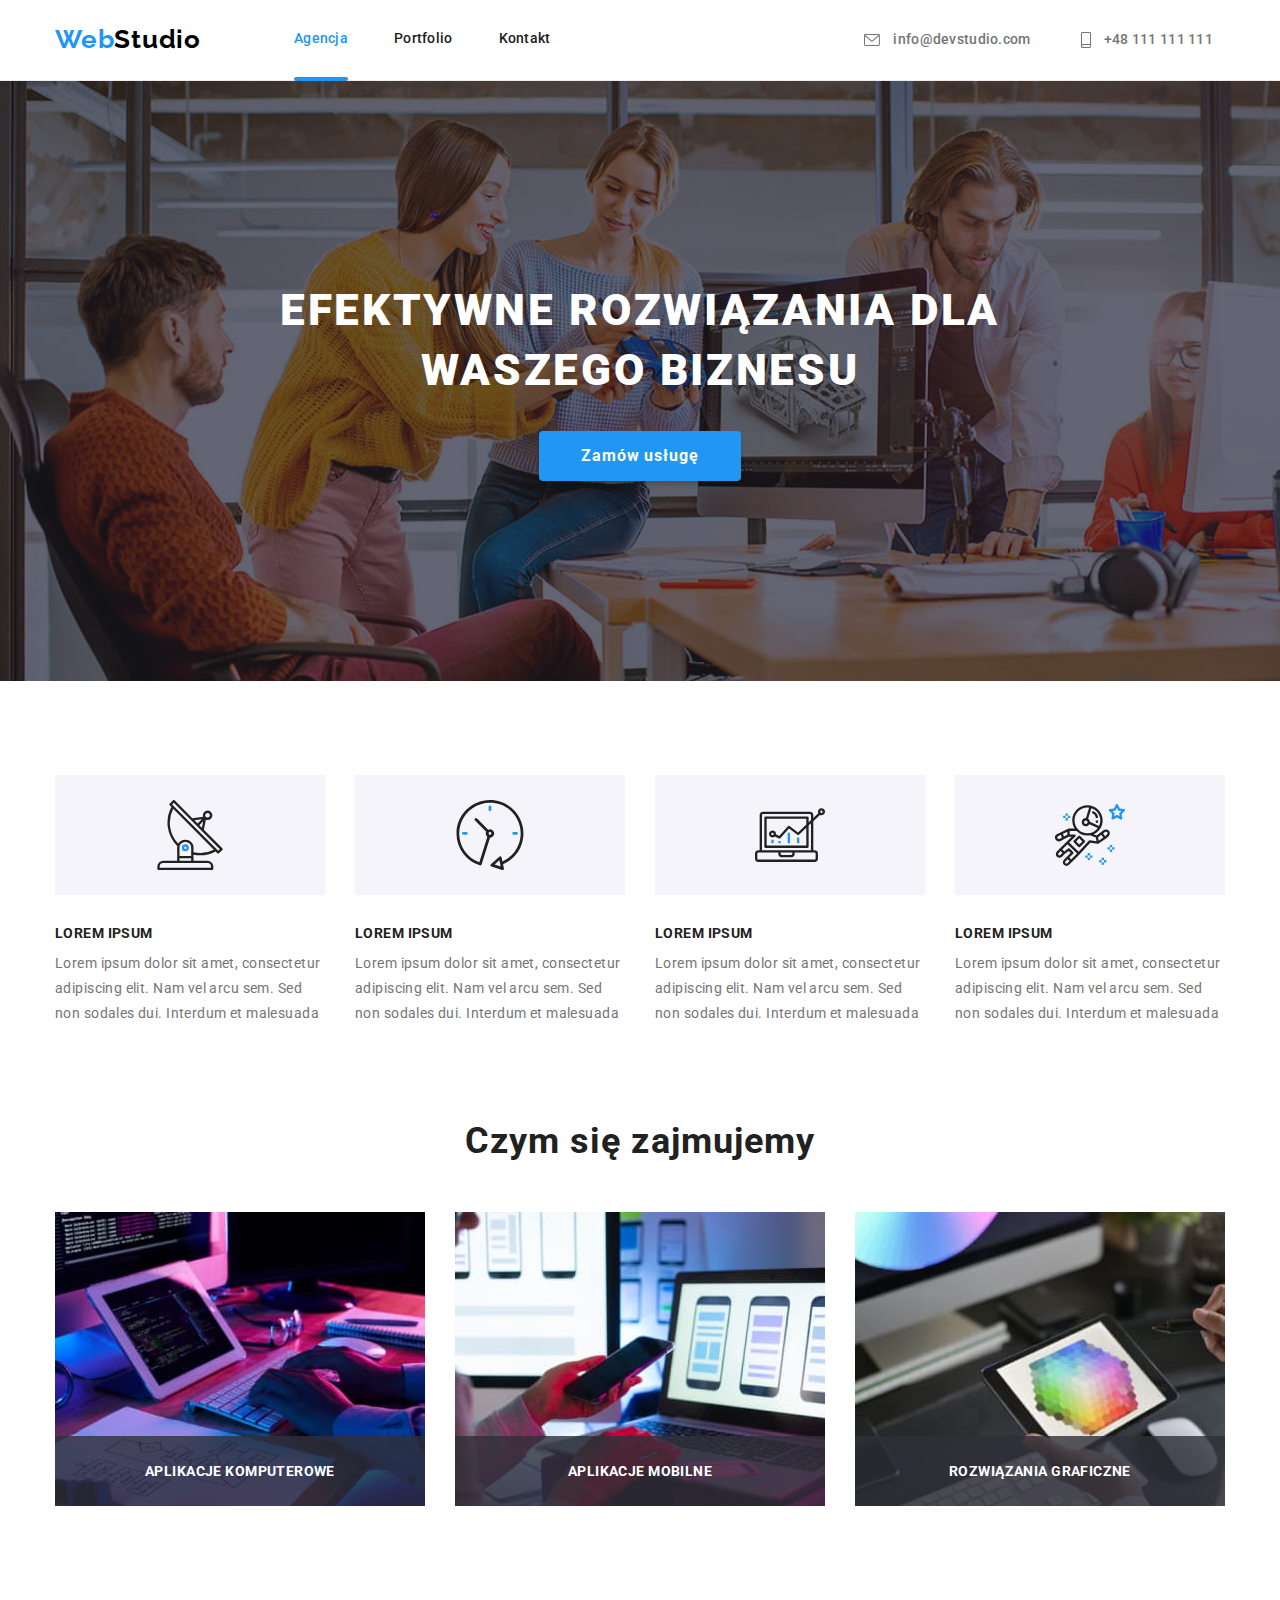
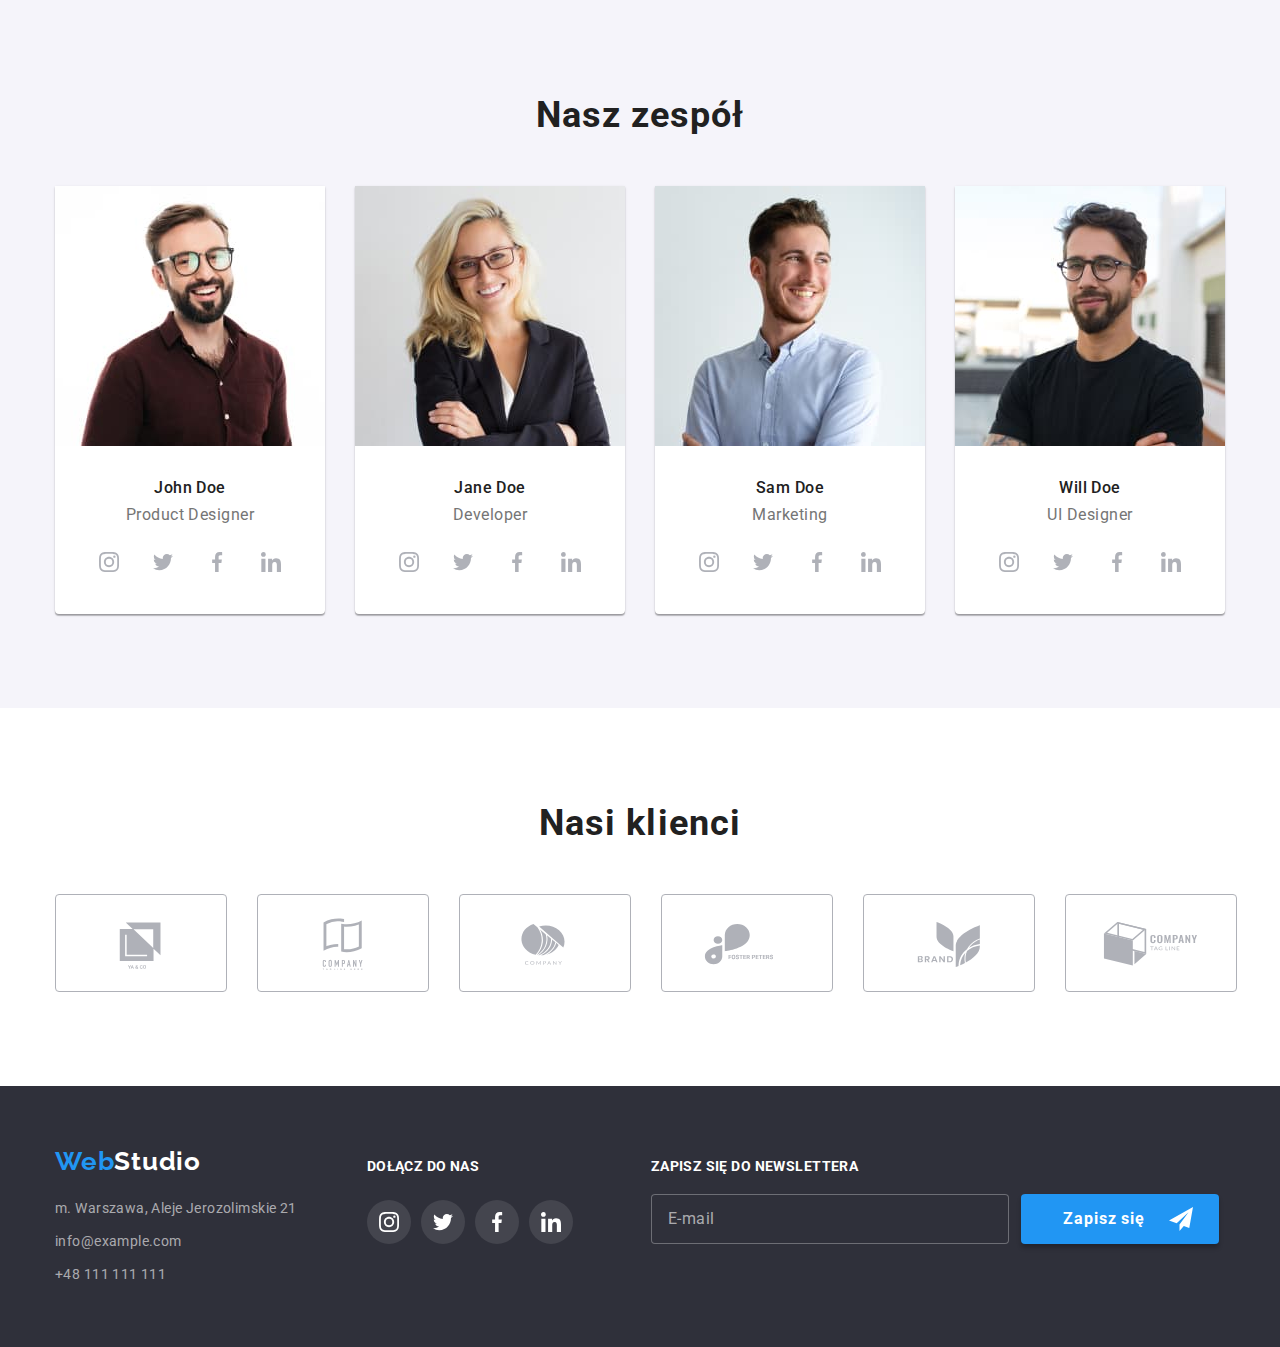
<file: index.html>
<!DOCTYPE html>
<html lang="pl">
  <head>
    <meta charset="UTF-8" />
    <meta http-equiv="X-UA-Compatible" content="IE=edge" />
    <meta name="viewport" content="width=device-width, initial-scale=1.0" />
    <title>Main Page</title>
    <link
      rel="stylesheet"
      href="https://cdnjs.cloudflare.com/ajax/libs/modern-normalize/1.0.0/modern-normalize.min.css"
    />
    <link
      href="https://fonts.googleapis.com/css2?family=Raleway:wght@700&family=Roboto:wght@400;500;700;900&display=swap"
      rel="stylesheet"
    />
    <link rel="stylesheet" href="./css/styles.css" />
  </head>
  <body>
    <header class="top-nav">
      <div class="container">
        <div class="header-wrapper">
          <nav>
            <a href="./index.html" class="logo">Web<span class="studio-black">Studio</span> </a>
            <ul class="menu-list">
              <li>
                <a class="nav-link active" href="./index.html">Agencja</a>
              </li>
              <li>
                <a class="nav-link" href="portfolio.html">Portfolio</a>
              </li>
              <li>
                <a class="nav-link" href="">Kontakt</a>
              </li>
            </ul>
          </nav>
          <div class="contacts">
            <a href="mailto:info@devstudio.com">
              <svg width="16" height="12">
                <use href="./images/icons.svg#icon-envelope"></use>
              </svg>
              info@devstudio.com
            </a>

            <a href="tel:+48111111111">
              <svg width="10" height="16">
                <use href="./images/icons.svg#icon-smartphone"></use>
              </svg>
              +48 111 111 111
            </a>
          </div>
        </div>
      </div>
    </header>
    <main>
      <section class="offer">
        <div class="container">
          <div class="offer-content">
            <h1>EFEKTYWNE ROZWIĄZANIA DLA WASZEGO BIZNESU</h1>
            <button type="button" data-modal-open>Zamów usługę</button>
            <!-- <div class="backdrop is-hidden" data-modal>
              <div class="modal-content">
                <button data-modal-close>&times;</button>
              </div>
            </div> -->
            <div class="backdrop is-hidden" data-modal>
              <div class="modal-content">
                <button class="close-button" data-modal-close>&times;</button>
                <p>Zostaw swoje dane w formularzu poniżej</p>
                <form class="inputs">
                  <div class="form-field" role="group" aria-labelledby="name-details">
                    <label for="first-name">Imię</label>
                    <input type="text" name="name" id="first-name" />
                    <svg width="18" height="18">
                      <use href="./images/icons.svg#icon-person"></use>
                    </svg>
                  </div>
                  <div class="form-field" role="group" aria-labelledby="phone-number">
                    <label for="phone-number">Telefon</label>
                    <input type="tel" name="phone-number" id="phone-number" />
                    <svg width="18" height="18">
                      <use href="./images/icons.svg#icon-phone"></use>
                    </svg>
                  </div>
                  <div class="form-field" role="group" aria-labelledby="email-details">
                    <label for="user_email">Email</label>
                    <input type="email" name="email" id="user_email" />
                    <svg width="18" height="18">
                      <use href="./images/icons.svg#icon-email"></use>
                    </svg>
                  </div>
                  <div class="form-field" aria-labelledby="comment-area">
                    <label for="comment">Komentarz</label>
                    <textarea name="comment" id="comment" rows="5" placeholder="Wprowadź tekst"></textarea>
                  </div>
                </form>
                <label class="checkbox">
                  <input type="checkbox" name="terms" />
                  <svg width="16" height="15">
                    <use href="./images/icons.svg#icon-checkbox-checked"></use>
                  </svg>
                  Oświadczam, iż akceptuję <a>Regulamin</a> i <a>Politykę Prywatności.</a>
                </label>
                <button class="submit-button" type="submit">Wyślij</button>
              </div>
            </div>
          </div>
        </div>
      </section>
      <section class="section">
        <div class="container">
          <ul class="articles">
            <li>
              <div>
                <svg width="70" height="70">
                  <use href="./images/icons.svg#icon-antenna"></use>
                </svg>
              </div>
              <h4>LOREM IPSUM</h4>
              <p>
                Lorem ipsum dolor sit amet, consectetur adipiscing elit. Nam vel arcu sem. Sed non sodales dui. Interdum
                et malesuada
              </p>
            </li>
            <li>
              <div>
                <svg width="70" height="70">
                  <use href="./images/icons.svg#icon-clock"></use>
                </svg>
              </div>
              <h4>LOREM IPSUM</h4>
              <p>
                Lorem ipsum dolor sit amet, consectetur adipiscing elit. Nam vel arcu sem. Sed non sodales dui. Interdum
                et malesuada
              </p>
            </li>
            <li>
              <div>
                <svg width="70" height="70">
                  <use href="./images/icons.svg#icon-diagram"></use>
                </svg>
              </div>
              <h4>LOREM IPSUM</h4>
              <p>
                Lorem ipsum dolor sit amet, consectetur adipiscing elit. Nam vel arcu sem. Sed non sodales dui. Interdum
                et malesuada
              </p>
            </li>
            <li>
              <div>
                <svg width="70" height="70">
                  <use href="./images/icons.svg#icon-astronaut"></use>
                </svg>
              </div>
              <h4>LOREM IPSUM</h4>
              <p>
                Lorem ipsum dolor sit amet, consectetur adipiscing elit. Nam vel arcu sem. Sed non sodales dui. Interdum
                et malesuada
              </p>
            </li>
          </ul>
        </div>
      </section>
      <section class="section service-range">
        <div class="container">
          <h3>Czym się zajmujemy</h3>
          <div class="service-range-images">
            <div class="service-range-box">
              <img
                src="./images/services/programming.jpg"
                alt="Człowiek projektujący aplikację na komputerze stacjonarnym"
                width="370"
                height="294"
              />
              <p>Aplikacje komputerowe</p>
            </div>
            <div class="service-range-box">
              <img
                src="./images/services/uxuiDesign.jpg"
                alt="Człowiek tworzący układ graficzny, interfejs użytkownika dla aplikacji mobilnej"
                width="370"
                height="294"
              />
              <p>Aplikacje mobilne</p>
            </div>
            <div class="service-range-box">
              <img
                src="./images/services/branding.jpg"
                alt="Człowiek przeglądający paletę kolorów na tablecie"
                width="370"
                height="294"
              />
              <p>Rozwiązania graficzne</p>
            </div>
          </div>
        </div>
      </section>
      <section class="section team">
        <div class="container team-wrapper">
          <h3>Nasz zespół</h3>
          <ul>
            <li>
              <figure>
                <img src="./images/team/johnDoe.jpg" alt="John Doe - projektant produktu" width="270" height="260" />
                <figcaption class="employee">
                  <span class="name">John Doe</span>
                  <span class="job">Product Designer</span>
                  <div class="socials">
                    <a href="#">
                      <svg width="20" height="20">
                        <use href="./images/icons.svg#icon-instagram"></use>
                      </svg>
                    </a>
                    <a href="#">
                      <svg width="20" height="20">
                        <use href="./images/icons.svg#icon-twitter"></use>
                      </svg>
                    </a>
                    <a href="#">
                      <svg width="20" height="20">
                        <use href="./images/icons.svg#icon-facebook"></use>
                      </svg>
                    </a>
                    <a href="#">
                      <svg width="20" height="20">
                        <use href="./images/icons.svg#icon-linkedin"></use>
                      </svg>
                    </a>
                  </div>
                </figcaption>
              </figure>
            </li>
            <li>
              <figure>
                <img src="./images/team/janeDoe.jpg" alt="Jane Doe - programista frontend" width="270" height="260" />
                <figcaption class="employee">
                  <span class="name">Jane Doe</span>
                  <span class="job">Developer</span>
                  <div class="socials">
                    <a href="#">
                      <svg width="20" height="20">
                        <use href="./images/icons.svg#icon-instagram"></use>
                      </svg>
                    </a>
                    <a href="#">
                      <svg width="20" height="20">
                        <use href="./images/icons.svg#icon-twitter"></use>
                      </svg>
                    </a>
                    <a href="#">
                      <svg width="20" height="20">
                        <use href="./images/icons.svg#icon-facebook"></use>
                      </svg>
                    </a>
                    <a href="#">
                      <svg width="20" height="20">
                        <use href="./images/icons.svg#icon-linkedin"></use>
                      </svg>
                    </a>
                  </div>
                </figcaption>
              </figure>
            </li>
            <li>
              <figure>
                <img
                  src="./images/team/willDoe.jpg"
                  alt="Will Doe - pracownik działu marketingu"
                  width="270"
                  height="260"
                />
                <figcaption class="employee">
                  <span class="name">Sam Doe</span>
                  <span class="job">Marketing</span>
                  <div class="socials">
                    <a href="#">
                      <svg width="20" height="20">
                        <use href="./images/icons.svg#icon-instagram"></use>
                      </svg>
                    </a>
                    <a href="#">
                      <svg width="20" height="20">
                        <use href="./images/icons.svg#icon-twitter"></use>
                      </svg>
                    </a>
                    <a href="#">
                      <svg width="20" height="20">
                        <use href="./images/icons.svg#icon-facebook"></use>
                      </svg>
                    </a>
                    <a href="#">
                      <svg width="20" height="20">
                        <use href="./images/icons.svg#icon-linkedin"></use>
                      </svg>
                    </a>
                  </div>
                </figcaption>
              </figure>
            </li>
            <li>
              <figure>
                <img
                  src="./images/team/samDoe.jpg"
                  alt="Sam Doe - projektant interfejsu użytkownika"
                  width="270"
                  height="260"
                />
                <figcaption class="employee">
                  <span class="name">Will Doe</span>
                  <span class="job">UI Designer</span>
                  <div class="socials">
                    <a href="#">
                      <svg width="20" height="20">
                        <use href="./images/icons.svg#icon-instagram"></use>
                      </svg>
                    </a>
                    <a href="#">
                      <svg width="20" height="20">
                        <use href="./images/icons.svg#icon-twitter"></use>
                      </svg>
                    </a>
                    <a href="#">
                      <svg width="20" height="20">
                        <use href="./images/icons.svg#icon-facebook"></use>
                      </svg>
                    </a>
                    <a href="#">
                      <svg width="20" height="20">
                        <use href="./images/icons.svg#icon-linkedin"></use>
                      </svg>
                    </a>
                  </div>
                </figcaption>
              </figure>
            </li>
          </ul>
        </div>
      </section>
      <section class="section">
        <div class="container">
          <div class="clients-wrapper">
            <h3>Nasi klienci</h3>
            <div class="client-logo">
              <a href="#">
                <svg width="106" height="64.04">
                  <use href="./images/icons.svg#icon-logoClient1"></use>
                </svg>
              </a>
              <a href="#">
                <svg width="106" height="64.04">
                  <use href="./images/icons.svg#icon-logoClient2"></use>
                </svg>
              </a>
              <a href="#">
                <svg width="106" height="64.04">
                  <use href="./images/icons.svg#icon-logoClient3"></use>
                </svg>
              </a>
              <a href="#">
                <svg width="106" height="64.04">
                  <use href="./images/icons.svg#icon-logoClient4"></use>
                </svg>
              </a>
              <a href="#">
                <svg width="106" height="64.04">
                  <use href="./images/icons.svg#icon-logoClient5"></use>
                </svg>
              </a>
              <a href="#">
                <svg width="106" height="64.04">
                  <use href="./images/icons.svg#icon-logoClient6"></use>
                </svg>
              </a>
            </div>
          </div>
        </div>
      </section>
    </main>

    <footer class="bottom-nav">
      <div class="container">
        <div class="logo-address-container">
          <a href="./index.html" class="logo">Web<span class="studio-white">Studio</span></a>
          <address class="address-container">
            <a class="headquarters" href="https://goo.gl/maps/wUZjnv3bnJBkLPK56" target="_blank"
              >m. Warszawa, Aleje Jerozolimskie 21</a
            >
            <a class="footer-mail" href="mailto:info@example.com">info@example.com</a>
            <a href="tel:+48111111111">+48 111 111 111</a>
          </address>
        </div>
        <div class="footer-socials">
          <p>DOŁĄCZ DO NAS</p>
          <div class="socials">
            <a href="#">
              <svg width="20" height="20">
                <use href="./images/icons.svg#icon-instagram"></use>
              </svg>
            </a>
            <a href="#">
              <svg width="20" height="20">
                <use href="./images/icons.svg#icon-twitter"></use>
              </svg>
            </a>
            <a href="#">
              <svg width="20" height="20">
                <use href="./images/icons.svg#icon-facebook"></use>
              </svg>
            </a>
            <a href="#">
              <svg width="20" height="20">
                <use href="./images/icons.svg#icon-linkedin"></use>
              </svg>
            </a>
          </div>
        </div>
        <div>
          <form class="newsletter-form">
            <label for="user_email"> Zapisz się do newslettera</label>
            <div class="input-box">
              <input type="email" name="email" id="user_email" placeholder="E-mail" />
              <button type="submit">
                Zapisz się
                <svg width="24" height="24">
                  <use href="./images/icons.svg#icon-send"></use>
                </svg>
              </button>
            </div>
          </form>
        </div>
      </div>
    </footer>

    <script src="./js/modal.js"></script>
  </body>
</html>
</file>
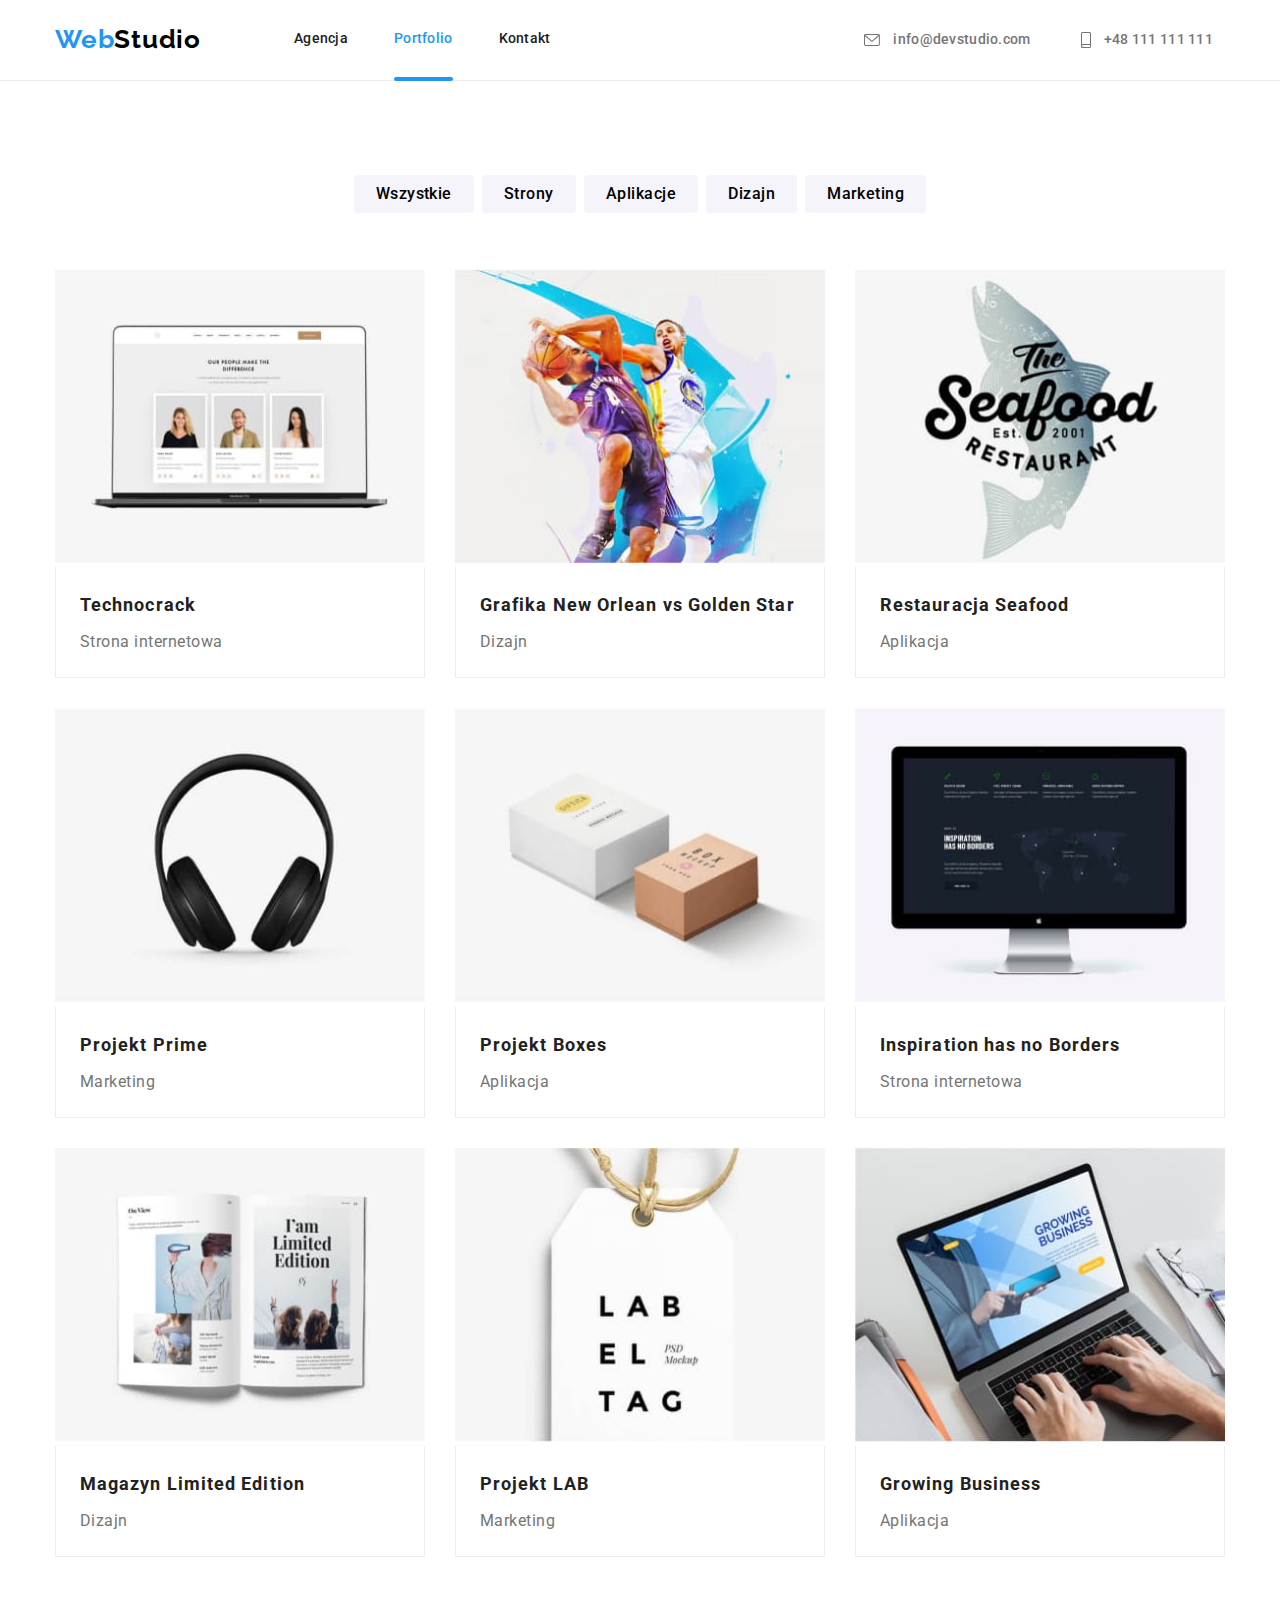
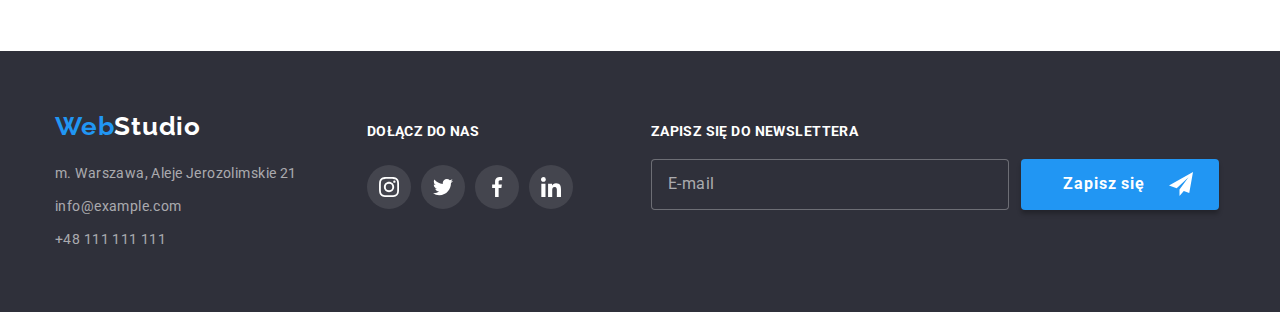
<file: portfolio.html>
<!DOCTYPE html>
<html lang="pl">
  <head>
    <meta charset="UTF-8" />
    <meta http-equiv="X-UA-Compatible" content="IE=edge" />
    <meta name="viewport" content="width=device-width, initial-scale=1.0" />
    <title>Portfolio</title>
    <link
      rel="stylesheet"
      href="https://cdnjs.cloudflare.com/ajax/libs/modern-normalize/1.0.0/modern-normalize.min.css"
    />
    <link
      href="https://fonts.googleapis.com/css2?family=Raleway:wght@700&family=Roboto:wght@400;500;700;900&display=swap"
      rel="stylesheet"
    />
    <link rel="stylesheet" href="./css/styles.css" />
  </head>
  <body>
    <header class="top-nav">
      <div class="container">
        <div class="header-wrapper">
          <nav>
            <a href="./index.html" class="logo">Web<span class="studio-black">Studio</span> </a>
            <ul class="menu-list">
              <li>
                <a class="nav-link" href="./index.html">Agencja</a>
              </li>
              <li>
                <a class="nav-link active" href="portfolio.html">Portfolio</a>
              </li>
              <li>
                <a class="nav-link" href="">Kontakt</a>
              </li>
            </ul>
          </nav>
          <div class="contacts">
            <a href="mailto:info@devstudio.com">
              <svg width="16" height="12">
                <use href="./images/icons.svg#icon-envelope"></use>
              </svg>
              info@devstudio.com
            </a>

            <a href="tel:+48111111111">
              <svg width="10" height="16">
                <use href="./images/icons.svg#icon-smartphone"></use>
              </svg>
              +48 111 111 111
            </a>
          </div>
        </div>
      </div>
    </header>
    <main>
      <section class="section">
        <div class="container">
          <ul class="portfolio-type">
            <li>
              <button type="button"><span>Wszystkie</span></button>
            </li>
            <li>
              <button type="button"><span>Strony</span></button>
            </li>
            <li>
              <button type="button"><span>Aplikacje</span></button>
            </li>
            <li>
              <button type="button"><span>Dizajn</span></button>
            </li>
            <li>
              <button type="button"><span>Marketing</span></button>
            </li>
          </ul>
          <ul class="portfolio-box">
            <li>
              <figure>
                <div class="pbox-image">
                <img
                  src="./images/portfolio/technocrack.jpg"
                  alt="Strona internetowa Technocrack"
                  width="370"
                  height="294"
                />
                <div class="overlay">
                  <p>
                    Technocrack jest popularną platformą wykorzystywaną do rozpowszechniania
                    koronawirusa. Firmy wykorzystują tę platformę do celów szpiegowskich i ataków
                    na niezabezpieczone serwery konkurencji
                  </p>
                </div>
              </div>
                <figcaption>
                  <span class="box-name">Technocrack</span>
                  <span class="box-description">Strona internetowa</span>
                </figcaption>
              </figure>
            </li>
            <li>
              <figure>
                <div class="pbox-image">
                <img
                  src="./images/portfolio/newOrleansVsGoldenStar.jpg"
                  alt="Grafika New Orleans vs Golden Star"
                  width="370"
                  height="294"
                />
                <div class="overlay">
                  <p>
                    Technocrack jest popularną platformą wykorzystywaną do rozpowszechniania
                    koronawirusa. Firmy wykorzystują tę platformę do celów szpiegowskich i ataków
                    na niezabezpieczone serwery konkurencji
                  </p>
                </div>
              </div>
                <figcaption>
                  <span class="box-name">Grafika New Orlean vs Golden Star</span>
                  <span class="box-description">Dizajn</span>
                </figcaption>
              </figure>
            </li>
            <li>
              <figure>
                <div class="pbox-image">
                <img
                  src="./images/portfolio/seafoodRestaurant.jpg"
                  alt="Aplikacja Restauracji Seafood"
                  width="370"
                  height="294"
                />
                <div class="overlay">
                  <p>
                    Technocrack jest popularną platformą wykorzystywaną do rozpowszechniania
                    koronawirusa. Firmy wykorzystują tę platformę do celów szpiegowskich i ataków
                    na niezabezpieczone serwery konkurencji
                  </p>
                </div>
              </div>
                <figcaption>
                  <span class="box-name">Restauracja Seafood</span>
                  <span class="box-description">Aplikacja</span>
                </figcaption>
              </figure>
            </li>
            <li>
              <figure>
                <div class="pbox-image">
                <img
                  src="./images/portfolio/primeProject.jpg"
                  alt="Marketingowy Projekt Prime"
                  width="370"
                  height="294"
                />
                <div class="overlay">
                  <p>
                    Technocrack jest popularną platformą wykorzystywaną do rozpowszechniania
                    koronawirusa. Firmy wykorzystują tę platformę do celów szpiegowskich i ataków
                    na niezabezpieczone serwery konkurencji
                  </p>
                </div>
              </div>
                <figcaption>
                  <span class="box-name">Projekt Prime</span>
                  <span class="box-description">Marketing</span>
                </figcaption>
              </figure>
            </li>
            <li>
              <figure>
                <div class="pbox-image">
                <img src="./images/portfolio/boxesProject.jpg" alt="Aplikacja Projekt Boxes" width="370" height="294" />
                <div class="overlay">
                  <p>
                    Technocrack jest popularną platformą wykorzystywaną do rozpowszechniania
                    koronawirusa. Firmy wykorzystują tę platformę do celów szpiegowskich i ataków
                    na niezabezpieczone serwery konkurencji
                  </p>
                </div>
              </div>
                <figcaption>
                  <span class="box-name">Projekt Boxes</span>
                  <span class="box-description">Aplikacja</span>
                </figcaption>
              </figure>
            </li>
            <li>
              <figure>
                <div class="pbox-image"">
                <img
                  src="./images/portfolio/inspirationHasNoborders.jpg"
                  alt="Strona internetowa Inspiration has no Borders"
                  width="370"
                  height="294"
                />
                <div class="overlay">
                  <p>
                    Technocrack jest popularną platformą wykorzystywaną do rozpowszechniania
                    koronawirusa. Firmy wykorzystują tę platformę do celów szpiegowskich i ataków
                    na niezabezpieczone serwery konkurencji
                  </p>
                </div>
              </div>
                <figcaption>
                  <span class="box-name">Inspiration has no Borders</span>
                  <span class="box-description">Strona internetowa</span>
                </figcaption>
              </figure>
            </li>
            <li>
              <figure>
                <div class="pbox-image">
                <img
                  src="./images/portfolio/limitedEditionMagazine.jpg"
                  alt="Magazyn Limited Edition"
                  width="370"
                  height="294"
                />
                <div class="overlay">
                  <p>
                    Technocrack jest popularną platformą wykorzystywaną do rozpowszechniania
                    koronawirusa. Firmy wykorzystują tę platformę do celów szpiegowskich i ataków
                    na niezabezpieczone serwery konkurencji
                  </p>
                </div>
              </div>
                <figcaption>
                  <span class="box-name">Magazyn Limited Edition</span>
                  <span class="box-description">Dizajn</span>
                </figcaption>
              </figure>
            </li>
            <li>
              <figure>
                <div class="pbox-image">
                <img src="./images/portfolio/labProject.jpg" alt="Marketingowy Projekt LAB" width="370" height="294" />
                <div class="overlay">
                  <p>
                    Technocrack jest popularną platformą wykorzystywaną do rozpowszechniania
                    koronawirusa. Firmy wykorzystują tę platformę do celów szpiegowskich i ataków
                    na niezabezpieczone serwery konkurencji
                  </p>
                </div>
              </div>
                <figcaption>
                  <span class="box-name">Projekt LAB</span>
                  <span class="box-description">Marketing</span>
                </figcaption>
              </figure>
            </li>
            <li>
              <figure>
                <div class="pbox-image">
                <img
                  src="./images/portfolio/growingBusiness.jpg"
                  alt="Aplikacja Growing Business"
                  width="370"
                  height="294"
                />
                <div class="overlay">
                  <p>
                    Technocrack jest popularną platformą wykorzystywaną do rozpowszechniania
                    koronawirusa. Firmy wykorzystują tę platformę do celów szpiegowskich i ataków
                    na niezabezpieczone serwery konkurencji
                  </p>
                </div>
              </div>
                <figcaption>
                  <span class="box-name">Growing Business</span>
                  <span class="box-description">Aplikacja</span>
                </figcaption>
              </figure>
            </li>
          </ul>
        </div>
      </section>
    </main>

    <footer class="bottom-nav">
      <div class="container">
        <div class="logo-address-container">
          <a href="./index.html" class="logo">Web<span class="studio-white">Studio</span></a>
          <address class="address-container">
            <a class="headquarters" href="https://goo.gl/maps/wUZjnv3bnJBkLPK56" target="_blank">m. Warszawa, Aleje Jerozolimskie 21</span>
            <a class="footer-mail" href="mailto:info@example.com"><span>info@example.com</span></a>
            <a href="tel:+48111111111">+48 111 111 111</a>
          </address>
        </div>
        <div class="footer-socials">
          <p>DOŁĄCZ DO NAS</p>
          <div class="socials">
            <a href="#">
              <svg width="20" height="20">
                <use href="./images/icons.svg#icon-instagram"></use>
              </svg>
            </a>
            <a href="#">
              <svg width="20" height="20">
                <use href="./images/icons.svg#icon-twitter"></use>
              </svg>
            </a>
            <a href="#">
              <svg width="20" height="20">
                <use href="./images/icons.svg#icon-facebook"></use>
              </svg>
            </a>
            <a href="#">
              <svg width="20" height="20">
                <use href="./images/icons.svg#icon-linkedin"></use>
              </svg>
            </a>
          </div>
        </div>
        <div>
          <form class="newsletter-form">
            <label for="user_email"> Zapisz się do newslettera</label>
            <div class="input-box">
              <input type="email" name="email" id="user_email" placeholder="E-mail" />
              <button type="submit">
                Zapisz się
                <svg width="24" height="24">
                  <use href="./images/icons.svg#icon-send"></use>
                </svg>
              </button>
            </div>
          </form>
        </div>
      </div>
    </footer>
  </body>
</html>
</file>
<file: css/styles.css>
:root {
  --light-blue: #2196f3;
  --text-grey: #757575;
  --text-white: #ffffff;
  --button-grey-background: #f5f4fa;
  --address-color: rgba(255, 255, 255, 0.6);
  --background-dark: #2f303a;
  --footer-contacts: #ffffff99;
  --logo-black: #000000;
  --main-black: #212121;
  --icon-grey: #afb1b8;
  --grey-icon-bg: rgba(255, 255, 255, 0.1);
}

* {
  box-sizing: border-box;
}

body {
  font-family: 'Roboto', sans-serif;
  color: var(--main-black);
}

.container {
  max-width: 1200px;
  padding: 0 15px;
  margin: 0 auto;
}

.section {
  padding: 94px 0;
}

svg {
  vertical-align: middle;
}

/* header -------------------------------------------------------*/
.top-nav {
  border-bottom: 1px solid #ececec;
}

.header-wrapper {
  display: flex;
  justify-content: space-between;
  align-items: center;
  padding: 24px 0 25px;
}

.header-wrapper nav {
  display: flex;
  align-items: center;
}

.logo {
  font-family: 'Raleway', sans-serif;
  text-decoration: none;
  color: var(--light-blue);
  font-weight: 700;
  font-size: 26px;
  line-height: 1.19;
  letter-spacing: 0.03em;
  width: fit-content;
}

.studio-black {
  color: var(--logo-black);
}

.menu-list {
  list-style: none;
  margin: 0;
  display: flex;
  padding: 0;
  align-items: center;
  gap: 46px;
  padding-left: 93px;
}

.nav-link {
  text-decoration: none;
  position: relative;
  font-weight: 500;
  font-size: 14px;
  line-height: 1.14;
  color: var(--main-black);
  letter-spacing: 0.02em;
  display: flex;
  transition: color 250ms cubic-bezier(0.4, 0, 0.2, 1), fill 250ms cubic-bezier(0.4, 0, 0.2, 1),
    background-color 250ms cubic-bezier(0.4, 0, 0.2, 1);
}

.nav-link:hover,
.nav-link:focus {
  color: var(--light-blue);
}

.nav-link:hover::after,
.nav-link:focus::after {
  content: '';
  position: absolute;
  display: block;
  top: 46px;
  width: 100%;
  height: 4px;
  background-color: var(--light-blue);
  border-radius: 2px;
}

.active {
  color: var(--light-blue);
  position: relative;
}

.active::after {
  content: '';
  position: absolute;
  display: block;
  top: 46px;
  width: 100%;
  height: 4px;
  background-color: var(--light-blue);
  border-radius: 2px;
}

.contacts {
  display: flex;
  gap: 50px;
  padding-right: 12px;
  padding-top: 1px;
}

.contacts a {
  text-decoration: none;
  color: var(--text-grey);
  font-weight: 500;
  font-size: 14px;
  line-height: 1.14;
  letter-spacing: 0.02em;
  fill: currentColor;
}

.contacts svg {
  margin-right: 10px;
  vertical-align: middle;
}

.contacts :hover,
.contacts :focus {
  color: var(--light-blue);
  fill: var(--light-blue);
}

/* order section------------------------------------------------ */
.offer {
  background-color: var(--background-dark);
}

.offer > .container {
  background-image: linear-gradient(0deg, rgba(47, 48, 58, 0.4) 0%, rgba(47, 48, 58, 0.4) 100%),
    url('../images/headerBackground.jpg');
  max-width: 1600px;
}

.offer-content {
  padding: 200px 237px;
  justify-content: center;
  display: flex;
  flex-direction: column;
  align-items: center;
}

.offer h1 {
  font-weight: 900;
  font-size: 44px;
  line-height: 1.36;
  color: var(--text-white);
  text-align: center;
  letter-spacing: 0.06em;
  text-transform: uppercase;
  margin: 0px;
  padding-bottom: 30px;
}

.offer button {
  background: var(--light-blue);
  box-shadow: 0px 4px 4px rgba(0, 0, 0, 0.15);
  border-radius: 4px;
  cursor: pointer;
  border: none;
  font-weight: 700;
  font-size: 16px;
  line-height: 1.88;
  letter-spacing: 0.06em;
  color: var(--text-white);
  padding: 10px 42px;
  display: flex;
  margin: 0;
}

/* modal window-----------------------------------------------*/

.backdrop {
  position: fixed;
  left: 0;
  top: 0;
  z-index: 1;
  width: 100%;
  height: 100%;
  background-color: rgba(0, 0, 0, 0.2);
  justify-content: center;
  align-items: center;
  display: flex;
}

.modal-content {
  background-color: var(--text-white);
  height: 581px;
  width: 528px;
  border-radius: 4px;
  box-shadow: 0px 1px 3px rgba(0, 0, 0, 0.12), 0px 1px 1px rgba(0, 0, 0, 0.14), 0px 2px 1px rgba(0, 0, 0, 0.2);
  position: relative;
  transform: scaleY(1);
  transition-duration: 250ms;
  display: flex;
  flex-direction: column;
  align-items: center;
  padding: 40px;
  margin: 0px;
}

.modal-content .close-button {
  background-color: var(--text-white);
  color: var(--logo-black);
  width: 30px;
  height: 30px;
  padding: 0;
  border-radius: 50%;
  box-shadow: none;
  justify-content: center;
  align-items: center;
  border: 1px solid rgba(0, 0, 0, 0.1);
  position: absolute;
  top: 8px;
  right: 8px;
}

.is-hidden {
  pointer-events: none;
  visibility: hidden;
  opacity: 0;
  transition: opacity 250ms 250ms ease, visibility 250ms 250ms ease;
}

.is-hidden .modal-content {
  transform: scaleY(0);
  transition-duration: 250ms;
}

.inputs {
  display: flex;
  flex-direction: column;
  padding-bottom: 20px;
}

.modal-content p {
  font-weight: 700;
  font-size: 20px;
  line-height: 1.15;
  text-align: center;
  letter-spacing: 0.03em;
  padding-bottom: 12px;
  color: var(--main-black);
  margin: 0px;
}

.form-field {
  display: flex;
  flex-direction: column;
  padding-bottom: 10px;
  gap: 4px;
  position: relative;
}

.form-field svg {
  position: absolute;
  left: 12px;
  top: 28px;
  pointer-events: none;
  fill: currentColor;
  transition: fill 250ms cubic-bezier(0.4, 0, 0.2, 1);
}

.form-field input {
  width: 448px;
  height: 40px;
  border: 1px solid rgba(33, 33, 33, 0.2);
  border-radius: 4px;
  padding-left: 40px;
  transition: outline 250ms cubic-bezier(0.4, 0, 0.2, 1);
}

.form-field textarea {
  border: 1px solid rgba(33, 33, 33, 0.2);
  border-radius: 4px;
  resize: none;
  padding: 12px 16px;
  transition: outline 250ms cubic-bezier(0.4, 0, 0.2, 1);
}

.form-field textarea::placeholder {
  font-size: 12px;
  line-height: 1.166;
  letter-spacing: 0.01em;
  color: rgba(117, 117, 117, 0.5);
}

.form-field label {
  font-size: 12px;
  line-height: 1.166;
  letter-spacing: 0.01em;
  color: var(--text-grey);
}

.form-field input:focus {
  outline: 1px solid var(--light-blue);
}

.form-field input:focus + svg {
  fill: var(--light-blue);
}

.form-field textarea:focus {
  outline: 1px solid var(--light-blue);
}

.modal-content .checkbox {
  padding-bottom: 30px;
  font-size: 14px;
  line-height: 1.71;
  letter-spacing: 0.03em;
  color: var(--text-grey);
}

.modal-content .checkbox a {
  color: var(--light-blue);
  text-decoration: underline;
}

.checkbox {
  position: relative;
  display: flex;
  align-items: center;
}

.checkbox input[type='checkbox'] {
  margin: 0;
  border: 2px solid var(--main-black);
  border-radius: 2px;
  width: 16px;
  height: 15px;
  margin-right: 8px;
}

.checkbox svg {
  position: absolute;
  opacity: 0;
  width: 16px;
  height: 15px;
  transition: opacity 250ms cubic-bezier(0.4, 0, 0.2, 1);
}

.checkbox input[type='checkbox']:checked + svg {
  opacity: 1;
}

.checkbox a {
  padding: 0px 4px;
}

.modal-content .submit-button {
  background: var(--light-blue);
  box-shadow: 0px 4px 4px rgba(0, 0, 0, 0.15);
  border: none;
  border-radius: 4px;
  padding: 10px 76px;
  font-weight: 700;
  font-size: 16px;
  line-height: 1.88;
  display: flex;
  align-items: center;
  text-align: center;
  letter-spacing: 0.06em;
  color: var(--text-white);
}

/* offer description-----------------------------------------*/

.articles {
  list-style: none;
  display: flex;
  gap: 30px;
  align-items: center;
  padding: 0;
  margin: 0;
}

.articles div {
  background-color: var(--button-grey-background);
}

.articles div svg {
  margin: 25px 100px;
}

.articles h4 {
  font-weight: 700;
  font-size: 14px;
  line-height: 1.16;
  letter-spacing: 0.03em;
  text-transform: uppercase;
  margin: 0;
  padding-bottom: 10px;
  padding-top: 30px;
}

.articles p {
  font-size: 14px;
  line-height: 1.78;
  color: var(--text-grey);
  letter-spacing: 0.03em;
  margin: 0;
}

/* our-services------------------------------------------------------- */
.service-range {
  margin-top: -94px;
}

.service-range h3 {
  font-weight: 700;
  font-size: 36px;
  line-height: 1.17;
  text-align: center;
  letter-spacing: 0.03em;
  margin: 0;
  padding-bottom: 50px;
}

.service-range-images {
  display: flex;
  gap: 30px;
}

.service-range-box {
  position: relative;
  display: flex;
  justify-content: center;
  text-align: center;
}

.service-range-box p {
  margin: 0;
  background: rgba(47, 48, 58, 0.8);
  padding: 27px 0px;
  font-weight: 700;
  font-size: 14px;
  line-height: 1.142;
  letter-spacing: 0.03em;
  text-transform: uppercase;
  color: var(--text-white);
  position: absolute;
  bottom: 0;
  left: auto;
  width: 100%;
}

/* the-team-------------------------------------------------------- */
.team {
  background-color: var(--button-grey-background);
}

.team-wrapper h3 {
  font-weight: 700;
  font-size: 36px;
  line-height: 1.17;
  letter-spacing: 0.03em;
  justify-content: center;
  text-align: center;
  margin: 0px;
  padding-bottom: 50px;
}

.team-wrapper ul {
  list-style: none;
  display: flex;
  justify-content: center;
  gap: 30px;
  margin: 0px;
  padding: 0;
}

.team-wrapper figure {
  background: var(--text-white);
  box-shadow: 0px 1px 3px rgba(0, 0, 0, 0.12), 0px 1px 1px rgba(0, 0, 0, 0.14), 0px 2px 1px rgba(0, 0, 0, 0.2);
  border-radius: 0px 0px 4px 4px;
  margin: 0px;
}

.employee {
  display: flex;
  flex-direction: column;
  align-items: center;
  padding-top: 30px;
  gap: 10px;
}

.name {
  font-weight: 500;
  font-size: 16px;
  line-height: 1.05;
  letter-spacing: 0.03em;
}

.job {
  font-size: 16px;
  line-height: 1.05;
  color: var(--text-grey);
  letter-spacing: 0.03em;
}

.socials {
  display: flex;
  gap: 10px;
  justify-content: center;
  align-items: center;
  padding-top: 6px;
  padding-bottom: 30px;
}

.socials a {
  fill: var(--icon-grey);
  width: 44px;
  height: 44px;
  border-radius: 50%;
  display: flex;
  justify-content: center;
  align-items: center;
  align-items: center;
  transition: background-color 250ms cubic-bezier(0.4, 0, 0.2, 1), fill 250ms cubic-bezier(0.4, 0, 0.2, 1);
}

.socials a:hover,
.socials a:focus {
  fill: var(--text-white);
  background-color: var(--light-blue);
}

/* portfolio buttons---------------------------------------------- */
.portfolio-type {
  list-style: none;
  display: flex;
  gap: 8px;
  padding-bottom: 56px;
  padding-left: 0px;
  margin: 0px;
  justify-content: center;
}

.portfolio-type button {
  background: var(--button-grey-background);
  border-radius: 4px;
  font-weight: 500;
  font-size: 16px;
  line-height: 1.62;
  border: none;
  cursor: pointer;
  text-align: center;
  letter-spacing: 0.03em;
  padding: 6px 22px;
  transition: background-color 250ms cubic-bezier(0.4, 0, 0.2, 1), fill 250ms cubic-bezier(0.4, 0, 0.2, 1);
}

.portfolio-type button:hover,
.portfolio-type button:focus {
  background: var(--light-blue);
  box-shadow: 0px 3px 1px rgba(0, 0, 0, 0.1), 0px 1px 2px rgba(0, 0, 0, 0.08), 0px 2px 2px rgba(0, 0, 0, 0.12);
  border-radius: 4px;
  color: var(--text-white);
  filter: drop-shadow(0px 4px 4px rgba(0, 0, 0, 0.25));
}

/* portfolio boxes------------------------------------------------------ */
.portfolio-box {
  list-style: none;
  display: flex;
  flex-wrap: wrap;
  gap: 30px;
  padding: 0px;
  margin: 0px;
}

.portfolio-box figure {
  margin: 0px;
  cursor: pointer;
  transition: box-shadow 250ms cubic-bezier(0.4, 0, 0.2, 1);
}

.pbox-image {
  position: relative;
  overflow: hidden;
  vertical-align: middle;
}

.portfolio-box figure:hover .overlay {
  transform: translatey(0);
}

.portfolio-box figure:hover,
.portfolio-box figure:focus {
  box-shadow: 0px 1px 1px rgba(0, 0, 0, 0.12), 0px 4px 4px rgba(0, 0, 0, 0.06), 1px 4px 6px rgba(0, 0, 0, 0.16);
}

.portfolio-box figure figcaption {
  background: var(--text-white);
  border: 1px solid #eeeeee;
  border-top: none;
  display: flex;
  flex-direction: column;
  gap: 4px;
  padding: 20px 24px;
}

.box-name {
  font-weight: 700;
  font-size: 18px;
  line-height: 2;
  letter-spacing: 0.06em;
}

.box-description {
  font-size: 16px;
  line-height: 1.88;
  color: var(--text-grey);
  letter-spacing: 0.03em;
}

.overlay {
  position: absolute;
  bottom: -1px;
  left: 0;
  width: 100%;
  height: 100%;
  background: rgba(33, 150, 243, 0.9);
  transform: translatey(100%);
  transition: transform 250ms ease;
}

.overlay p {
  font-size: 18px;
  line-height: 1.56;
  letter-spacing: 0.03em;
  color: var(--text-white);
  padding-top: 49px;
  padding-left: 24px;
  padding-right: 45px;
  margin: 0;
}

/* our clients ------------------------------------------*/
.clients-wrapper h3 {
  font-weight: 700;
  font-size: 36px;
  line-height: 42px;
  text-align: center;
  letter-spacing: 0.03em;
  padding-bottom: 50px;
  margin: 0px;
}

.clients-wrapper > .client-logo {
  display: inline-flex;
  gap: 30px;
}

.clients-wrapper > .client-logo a {
  border: 1px solid #afb1b8;
  border-radius: 4px;
  fill: var(--icon-grey);
  padding: 17.71px 32px 14.25px 32px;
  transition: fill 250ms cubic-bezier(0.4, 0, 0.2, 1), border 250ms cubic-bezier(0.4, 0, 0.2, 1);
}

.clients-wrapper > .client-logo a:hover,
.clients-wrapper > .client-logo a:focus {
  fill: var(--light-blue);
  border: 1px solid var(--light-blue);
  outline: none;
}

/* footer------------------------------------------------------------- */
.bottom-nav {
  background-color: var(--background-dark);
}

.bottom-nav .container {
  display: flex;
}

.logo-address-container {
  display: flex;
  flex-direction: column;
  padding: 60px 0px;
}

.studio-white {
  color: var(--text-white);
}

.address-container {
  display: flex;
  flex-direction: column;
  gap: 9px;
  padding-top: 20px;
  font-style: normal;
}

.headquarters {
  font-size: 14px;
  line-height: 1.71;
  color: var(--text-white);
  letter-spacing: 0.03em;
}

.bottom-nav address a {
  font-size: 14px;
  line-height: 1.71;
  color: var(--address-color);
  text-decoration: none;
  display: block;
  letter-spacing: 0.03em;
  width: fit-content;
}

.bottom-nav address a:hover,
.bottom-nav address a:focus,
.headquarters:hover,
.headquarters:focus {
  color: var(--light-blue);
}

.footer-socials {
  display: inline-flex;
  flex-direction: column;
  gap: 20px;
  fill: var(--icon-grey);
  padding-left: 70px;
  padding-top: 72px;
}

.footer-socials > .socials {
  justify-content: left;
}

.footer-socials p {
  font-weight: 700;
  font-size: 14px;
  line-height: 1.142;
  letter-spacing: 0.03em;
  text-transform: uppercase;
  color: var(--text-white);
  margin: 0px;
}

.footer-socials a {
  background-color: var(--grey-icon-bg);
  border-radius: 50%;
  fill: var(--text-white);
}

.footer-socials a:hover,
.footer-socials a:focus {
  fill: var(--text-white);
  border-radius: 50%;
  background-color: var(--light-blue);
  outline: none;
}

.newsletter-form {
  display: flex;
  padding-left: 78px;
  padding-top: 72px;
  flex-direction: column;
}

.newsletter-form label {
  font-weight: 700;
  font-size: 14px;
  color: var(--text-white);
  text-transform: uppercase;
  letter-spacing: 0.03em;
  line-height: 1.142;
  padding-bottom: 20px;
}

.newsletter-form .input-box {
  display: flex;
  gap: 12px;
}

.newsletter-form .input-box input {
  width: 358px;
  border: 1px solid rgba(255, 255, 255, 0.3);
  border-radius: 4px;
  background-color: var(--background-dark);
  filter: drop-shadow(0px 4px 4px rgba(0, 0, 0, 0, 15));
  padding: 15px 0px 15px 16px;
}

.input-box input::placeholder {
  font-size: 16px;
  letter-spacing: 0.03em;
  color: rgba(255, 255, 255, 0.6);
}

.newsletter-form .input-box button {
  display: flex;
  align-items: center;
  gap: 24px;
  padding: 10px 26px 10px 42px;
  border-radius: 4px;
  border: 0;
  box-shadow: 0px 4px 4px rgba(0, 0, 0, 0.25);
  transition: box-shadow 250ms cubic-bezier(0.4, 0, 0.2, 1);
  background-color: var(--light-blue);
  color: var(--text-white);
  font-weight: 700;
  font-size: 16px;
  line-height: 1.88;
  letter-spacing: 0.06em;
}

.newsletter-form .input-box button svg {
  fill: var(--text-white);
}
</file>
